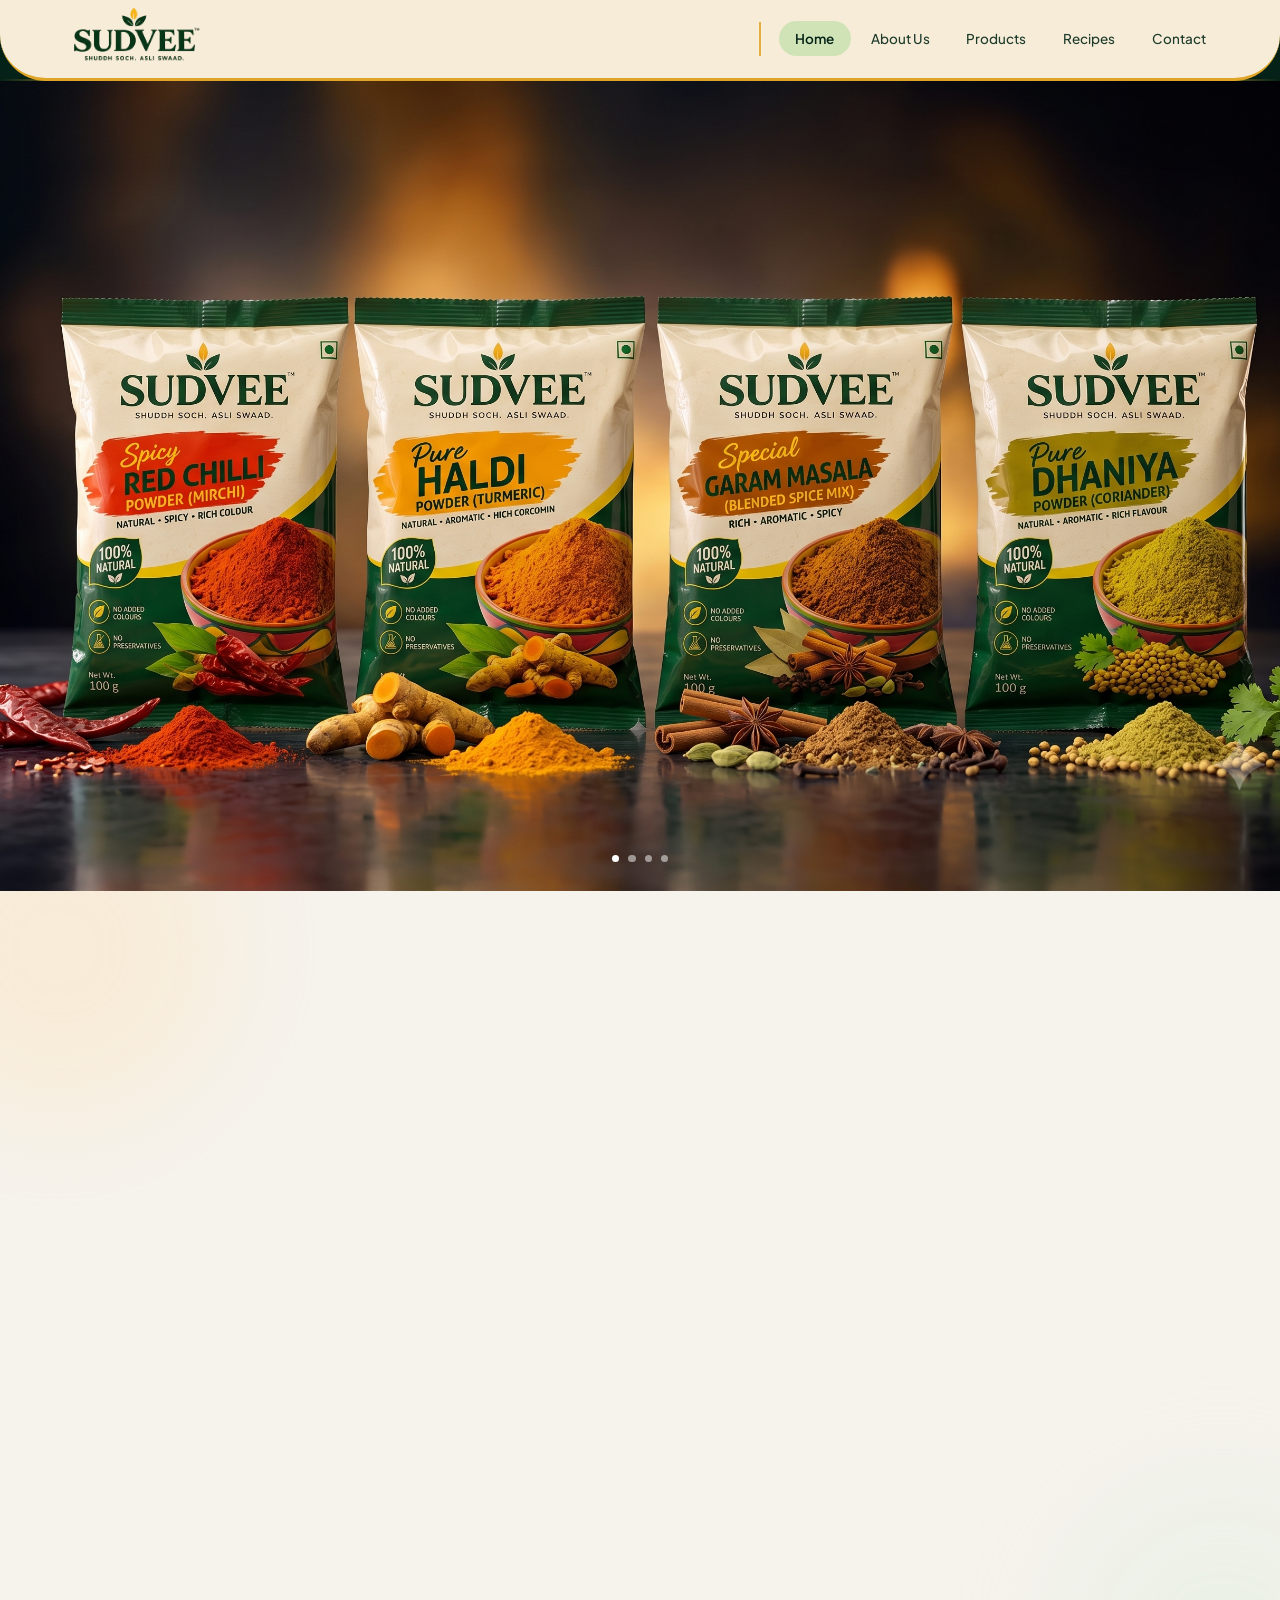
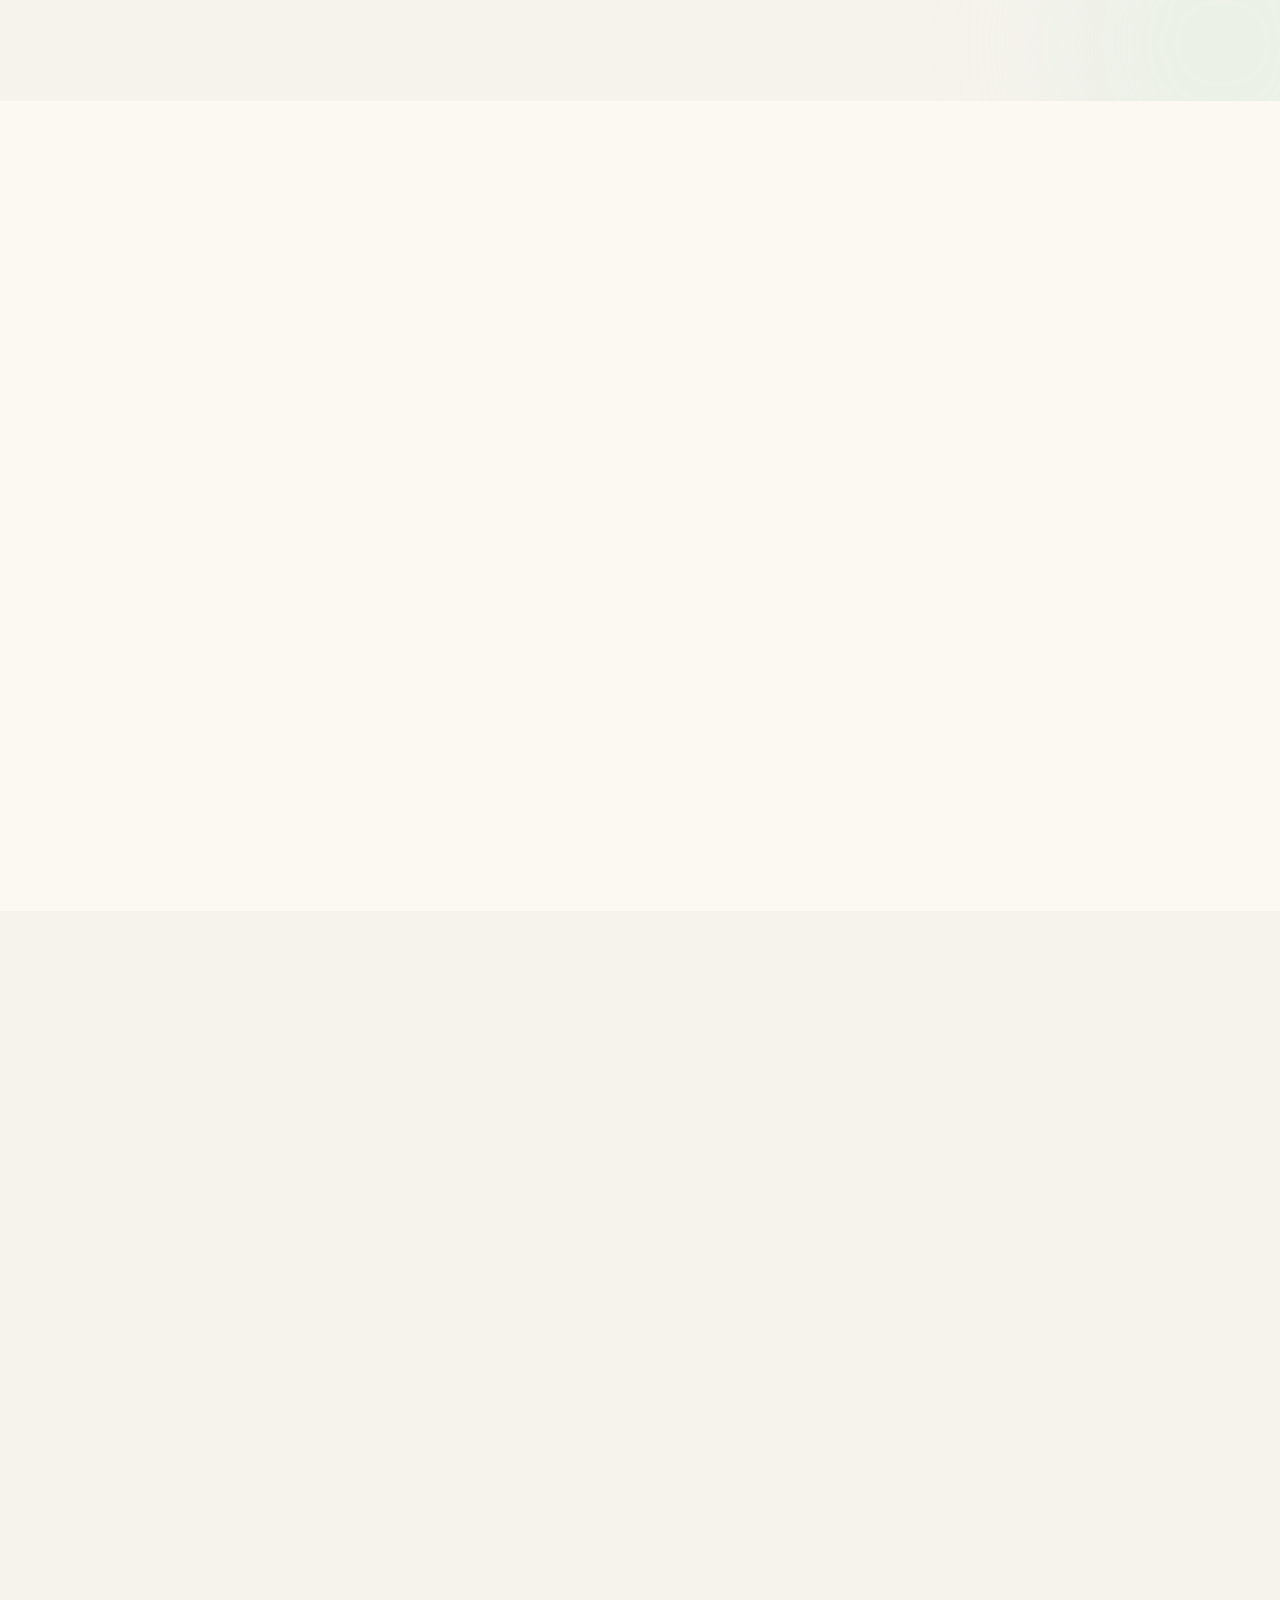
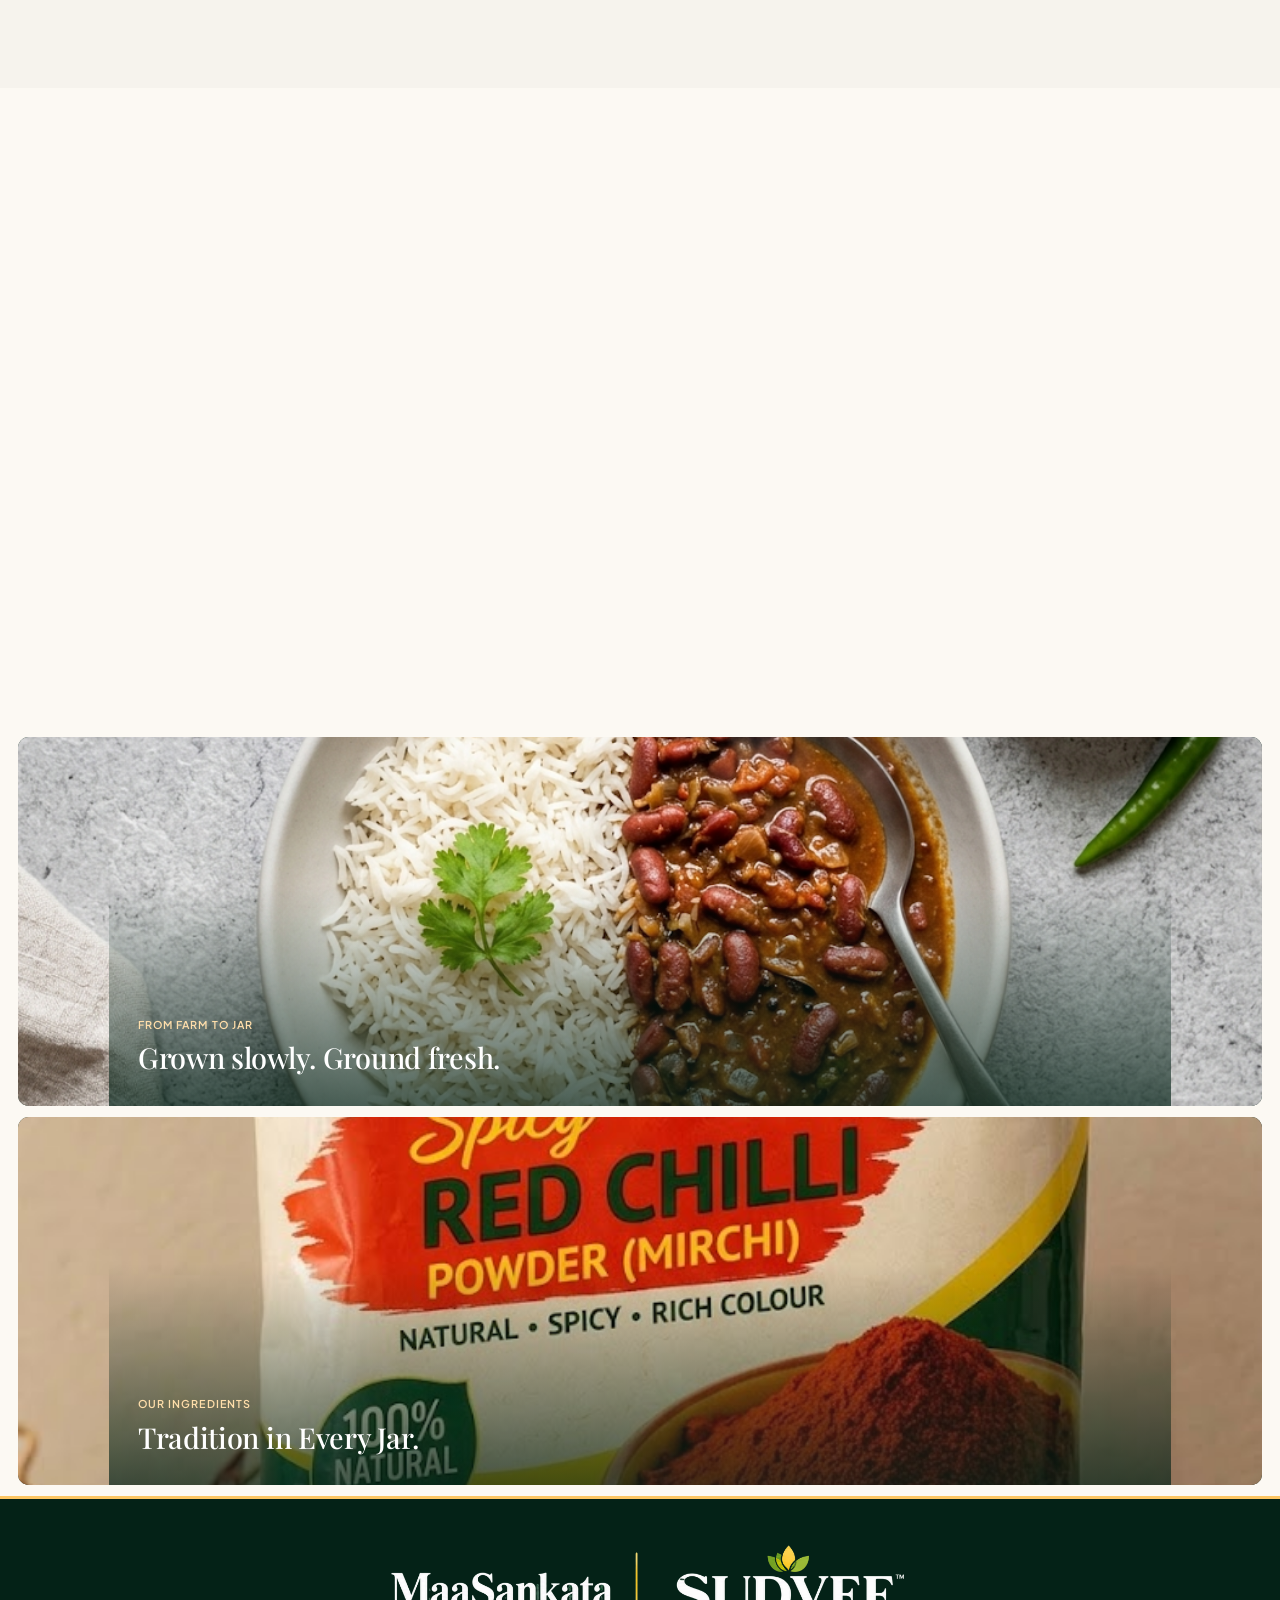
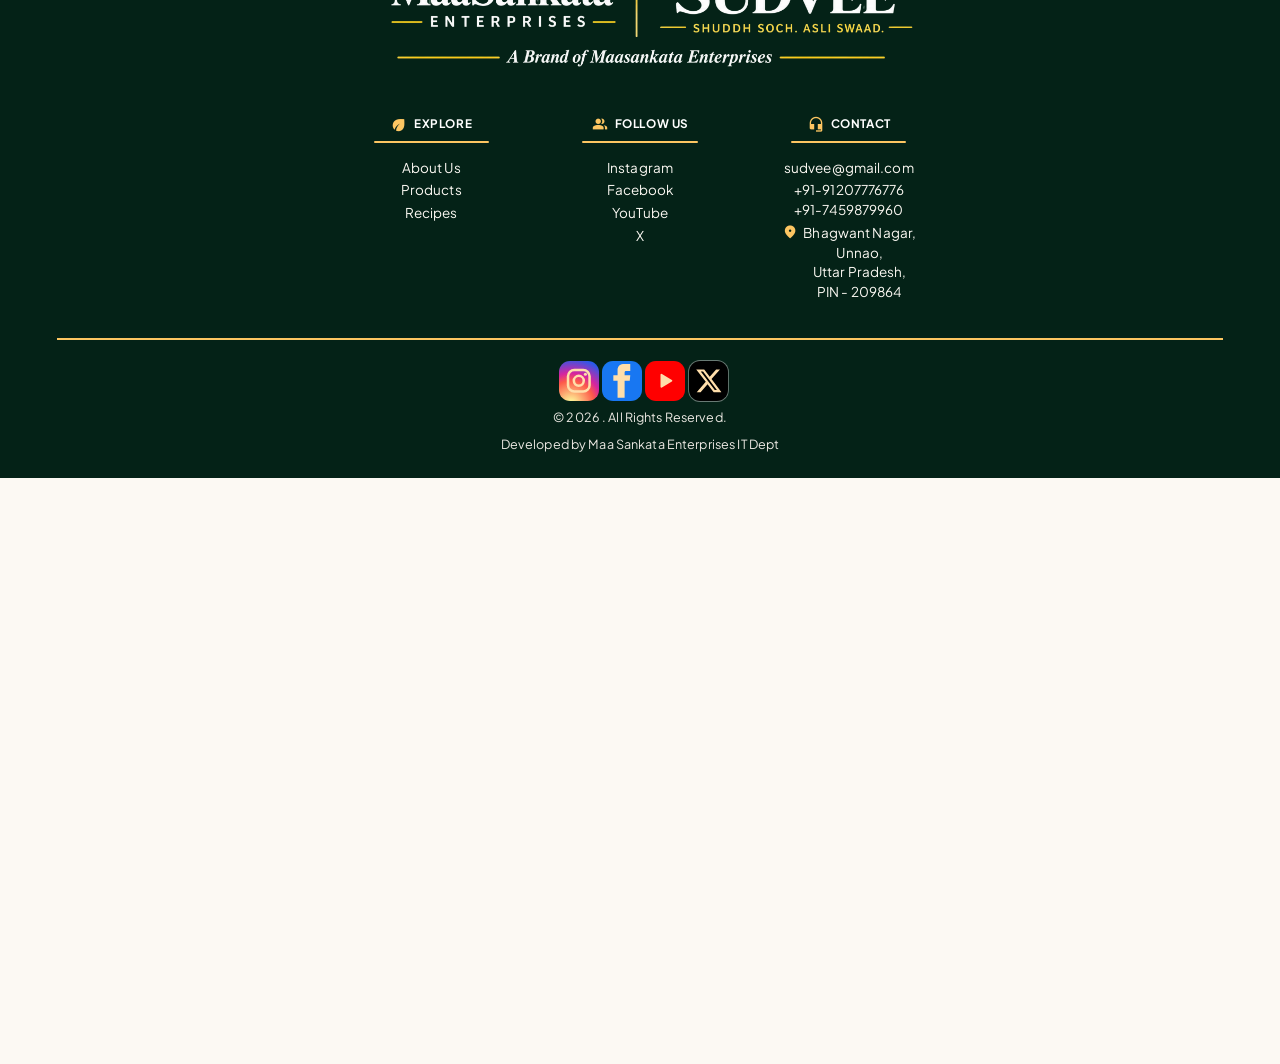
<file: index.html>
<!DOCTYPE html>
<html lang="en">
<head>
<meta charset="utf-8">
<meta name="viewport" content="width=device-width, initial-scale=1">
<title>SUDVEE | Artisanal Indian Pantry</title>
<meta name="description" content="Single-origin spices, stone-ground masalas, slow sauces and ancient-grain noodles.">
<script>document.documentElement.classList.add('js')</script>
<link rel="preconnect" href="https://fonts.googleapis.com"><link rel="preconnect" href="https://fonts.gstatic.com" crossorigin>
<link href="https://fonts.googleapis.com/css2?family=Playfair+Display:ital,wght@0,400..900;1,400..900&family=Plus+Jakarta+Sans:wght@300..800&display=swap" rel="stylesheet">
<link href="https://fonts.googleapis.com/css2?family=Material+Symbols+Outlined:opsz,wght,FILL,GRAD@20..48,100..700,0..1,-50..200&display=block" rel="stylesheet">
<link href="https://fonts.googleapis.com/css2?family=Kaushan+Script&display=swap" rel="stylesheet">
<link rel="stylesheet" href="style.css">
</head>
<body data-page="home">
<a class="skip" href="#main">Skip to content</a>
<header class="site-header" id="site-header"></header>
<main id="main">
  <section class="hero" id="hero" aria-roledescription="carousel" aria-label="Featured collections">
    <div class="hero-slides" id="hero-slides"></div>
    <div class="hero-ctl"><div class="container">
      <div class="dots" id="hero-dots"></div>
    </div></div>
  </section>

  <section class="section section--low story">
    <div class="container reveal">
      <div class="story-intro">
        <!-- <span class="badge badge--soft t-label-sm"><span class="material-symbols-outlined" style="font-size:14px">spa</span>Slow Pantry Philosophy</span> -->
        <h2 class="t-headline-lg story-quote">“Food prepared with reverence, patience, and unadulterated provenance. SUDVEE bridges ancient Indian spice traditions with modern culinary simplicity.”</h2>
        <i class="rule"></i>
        <p class="t-body-lg muted">From sun-warmed Malabar coastlines to the rich volcanic soils of the Deccan plateau, every bottle, blend, and grain honors multi-generational farming wisdom.</p>
      </div>
      <div class="pillars" id="pillars"></div>
    </div>
  </section>


 

  

  <section class="section" id="new-arrivals">
    <div class="container split reveal">
      <div class="split-aside">
        <div class="stack">
          <span class="eyebrow t-label-md">Seasonal Small-Batch</span>
          <h2 class="t-display section-title">NEW<br>ARRIVALS</h2>
          <p class="t-body-md muted">Freshly harvested &amp; small-batch, stone-ground weekly for uncompromised aroma.</p>
        </div>
        <!-- <div class="split-controls">
          <div class="arrows">
            <button class="round round--solid" id="arr-prev" aria-label="Previous products"><span class="material-symbols-outlined" style="font-size:20px">chevron_left</span></button>
            <button class="round round--solid" id="arr-next" aria-label="Next products"><span class="material-symbols-outlined" style="font-size:20px">chevron_right</span></button>
          </div>
          <div class="t-label-md counter"><b id="arr-idx">01</b> / <span id="arr-total">05</span></div>
        </div> -->
        
      </div>
      <div class="split-main"><div class="scroller" id="arrivals"></div></div>
    </div>
  </section>

  <section class="section section--low" id="recipes">
  <div class="container reveal recipes-layout">

    <div class="recipes-aside">
      <div class="recipes-head stack">
        <span class="eyebrow t-label-md" id="rh-eyebrow"></span>
        <h2 class="t-display recipes-title" id="rh-title"></h2>
        <p class="t-body-md muted" id="rh-text"></p>
        <a class="recipes-all" href="recipes.html">View All Recipes <span class="material-symbols-outlined" style="font-size:22px" aria-hidden="true">arrow_right_alt</span></a>
      </div>
      <ol class="recipe-index" id="recipe-index" aria-label="Recipe progress"></ol>
    </div>

    <div class="home-recipes" id="home-recipes"></div>

    <div class="home-recipes-cta">
      <a class="btn btn--dark" href="recipes.html">View All Recipes</a>
    </div>

  </div>
</section>

  <!-- <section class="section section--low" id="recipes">
    <div class="container split reveal">
      <div class="split-aside">
        <div class="stack">
          <span class="eyebrow t-label-md">Slow Culinary Rituals</span>
          <h2 class="t-display section-title">NEW<br>RECIPES</h2>
          <p class="t-body-md muted">Kitchen inspirations &amp; pairing rituals designed around single-origin Indian spices.</p>
        </div>
        <div class="split-controls stack">
          <span class="t-label-sm" style="color:var(--outline);text-transform:uppercase;letter-spacing:.1em">Select Tasting Recipe</span>
          <div class="tabs" id="recipe-tabs" role="tablist"></div>
        </div>
      </div>
      <div class="split-main"><div class="recipe-view" id="recipe-view" role="tabpanel" aria-live="polite"></div></div>
    </div>
  </section> -->



<section class="section about" id="about-stats"></section>

  <section class="feature-banner" id="feature-banner"></section>
  <section class="feature-banner" id="feature-banner-2"></section>
</main>
<footer class="site-footer" id="site-footer"></footer>
<script src="config.js"></script>
<script src="script.js"></script>
</body>
</html>
</file>
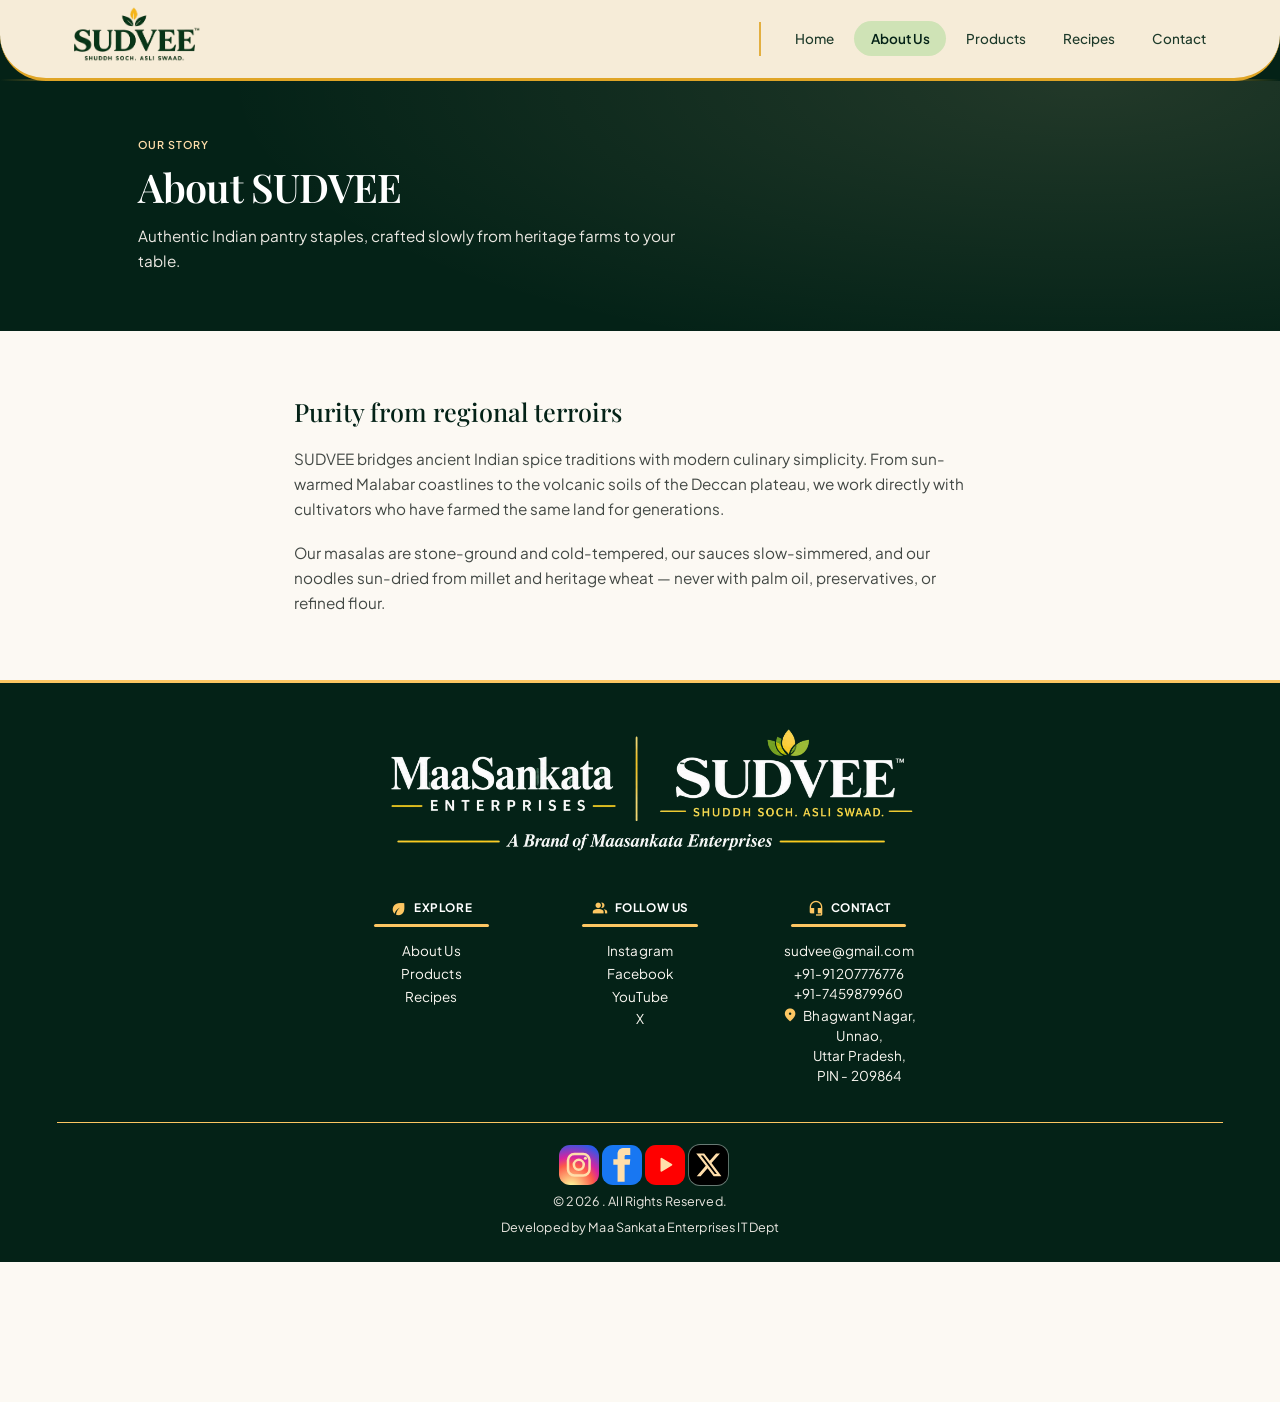
<file: about.html>
<!DOCTYPE html>
<html lang="en">
<head>
<meta charset="utf-8">
<meta name="viewport" content="width=device-width, initial-scale=1">
<title>About Us | SUDVEE</title>
<script>document.documentElement.classList.add('js')</script>
<link rel="preconnect" href="https://fonts.googleapis.com"><link rel="preconnect" href="https://fonts.gstatic.com" crossorigin>
<link href="https://fonts.googleapis.com/css2?family=Playfair+Display:ital,wght@0,400..900;1,400..900&family=Plus+Jakarta+Sans:wght@300..800&display=swap" rel="stylesheet">
<link href="https://fonts.googleapis.com/css2?family=Material+Symbols+Outlined:opsz,wght,FILL,GRAD@20..48,100..700,0..1,-50..200&display=block" rel="stylesheet">
<link rel="stylesheet" href="style.css">
</head>
<body data-page="about">
<a class="skip" href="#main">Skip to content</a>
<header class="site-header" id="site-header"></header>
<main id="main">
  <section class="page-hero"><div class="container reveal">
    <span class="eyebrow eyebrow--light t-label-md">Our Story</span>
    <h1 class="t-display">About SUDVEE</h1>
    <p class="t-body-lg">Authentic Indian pantry staples, crafted slowly from heritage farms to your table.</p>
  </div></section>
  <section class="section">
    <div class="container reveal prose">
      <h2 class="t-headline-md" style="color:var(--primary)">Purity from regional terroirs</h2>
      <p class="t-body-lg muted">SUDVEE bridges ancient Indian spice traditions with modern culinary simplicity. From sun-warmed Malabar coastlines to the volcanic soils of the Deccan plateau, we work directly with cultivators who have farmed the same land for generations.</p>
      <p class="t-body-lg muted">Our masalas are stone-ground and cold-tempered, our sauces slow-simmered, and our noodles sun-dried from millet and heritage wheat — never with palm oil, preservatives, or refined flour.</p>
    </div>
  </section>
 
</main>
<footer class="site-footer" id="site-footer"></footer>
<script src="config.js"></script>
<script src="script.js"></script>
</body>
</html>
</file>
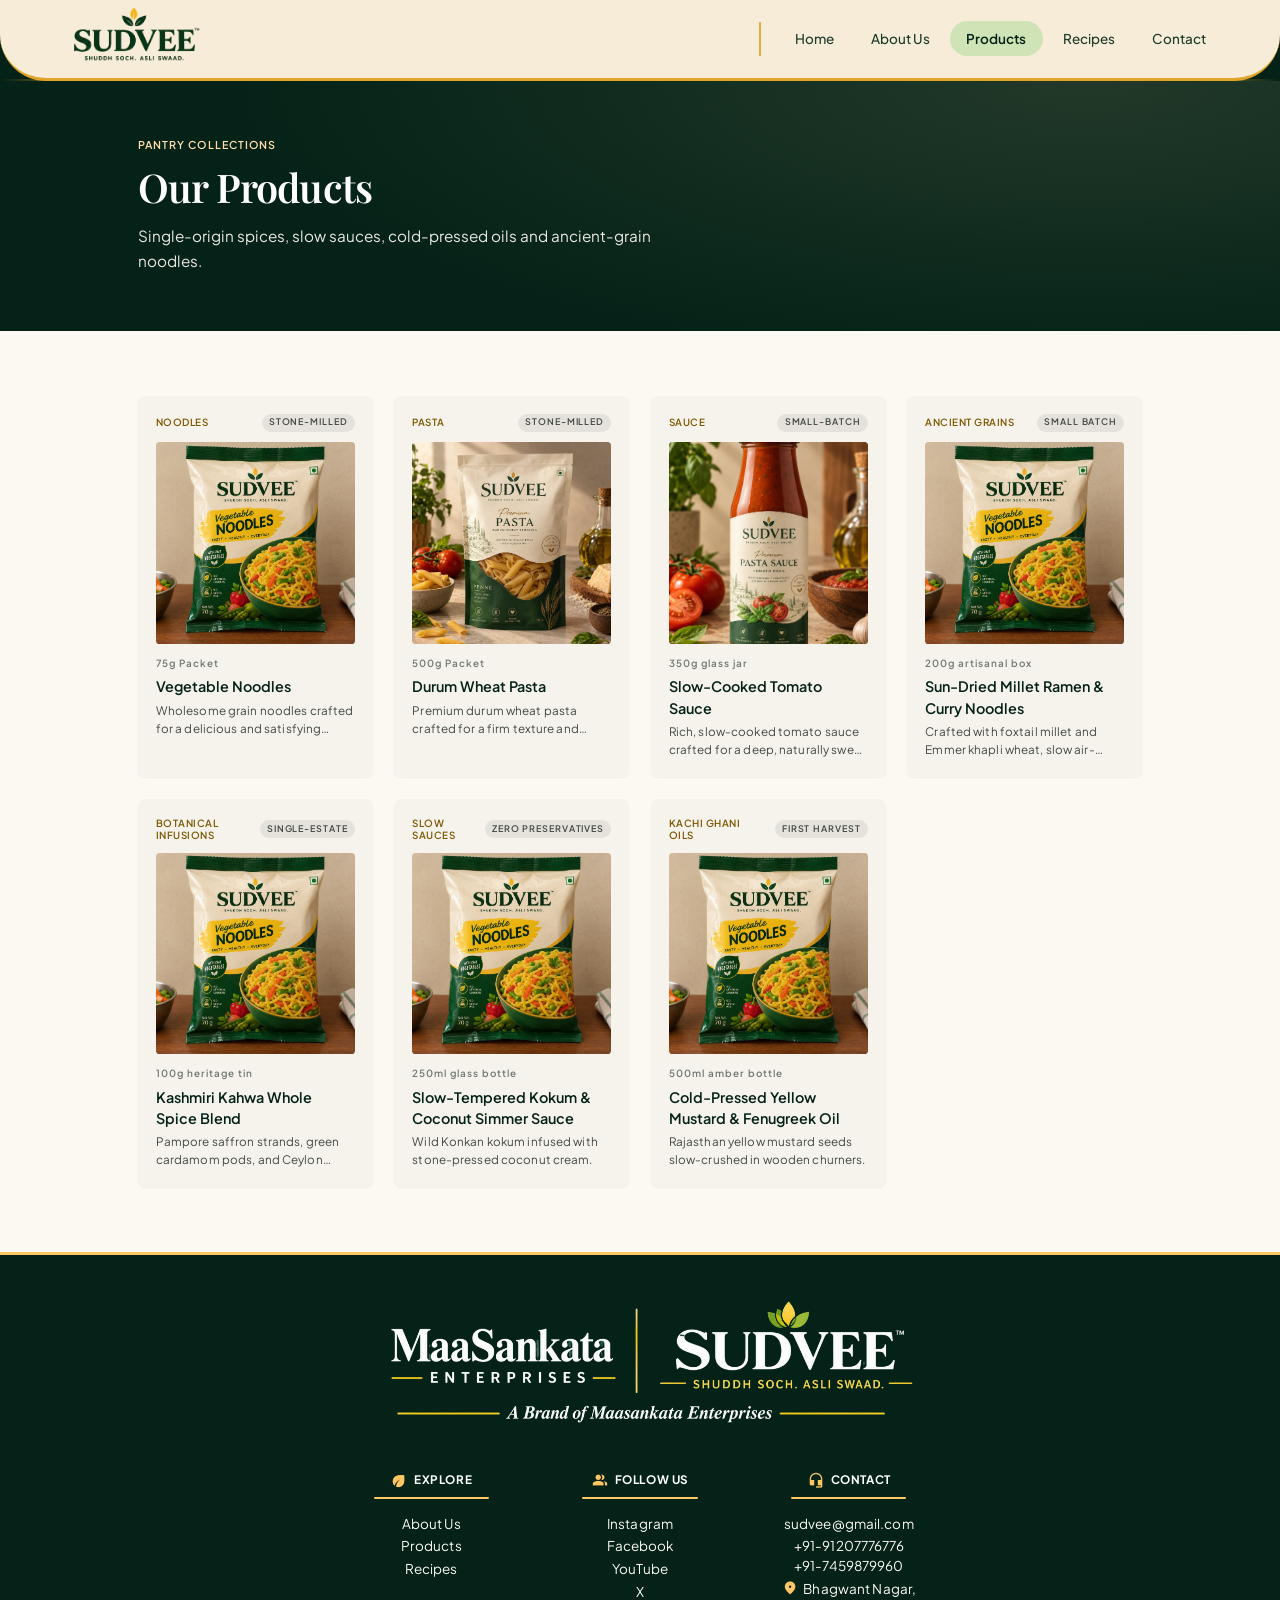
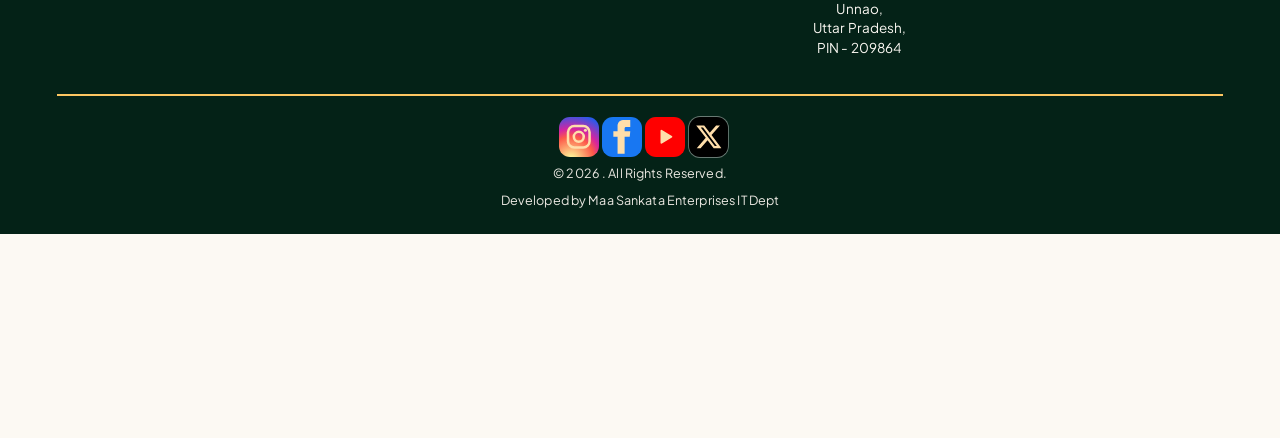
<file: products.html>
<!DOCTYPE html>
<html lang="en">
<head>
<meta charset="utf-8">
<meta name="viewport" content="width=device-width, initial-scale=1">
<title>Products | SUDVEE</title>
<script>document.documentElement.classList.add('js')</script>
<link rel="preconnect" href="https://fonts.googleapis.com"><link rel="preconnect" href="https://fonts.gstatic.com" crossorigin>
<link href="https://fonts.googleapis.com/css2?family=Playfair+Display:ital,wght@0,400..900;1,400..900&family=Plus+Jakarta+Sans:wght@300..800&display=swap" rel="stylesheet">
<link href="https://fonts.googleapis.com/css2?family=Material+Symbols+Outlined:opsz,wght,FILL,GRAD@20..48,100..700,0..1,-50..200&display=block" rel="stylesheet">
<link rel="stylesheet" href="style.css">
</head>
<body data-page="products">
<a class="skip" href="#main">Skip to content</a>
<header class="site-header" id="site-header"></header>
<main id="main">
  <section class="page-hero"><div class="container reveal">
    <span class="eyebrow eyebrow--light t-label-md">Pantry Collections</span>
    <h1 class="t-display">Our Products</h1>
    <p class="t-body-lg">Single-origin spices, slow sauces, cold-pressed oils and ancient-grain noodles.</p>
  </div></section>
  <section class="section"><div class="container"><div class="grid-products" id="products-grid"></div></div></section>
</main>
<footer class="site-footer" id="site-footer"></footer>
<script src="config.js"></script>
<script src="script.js"></script>
</body>
</html>
</file>
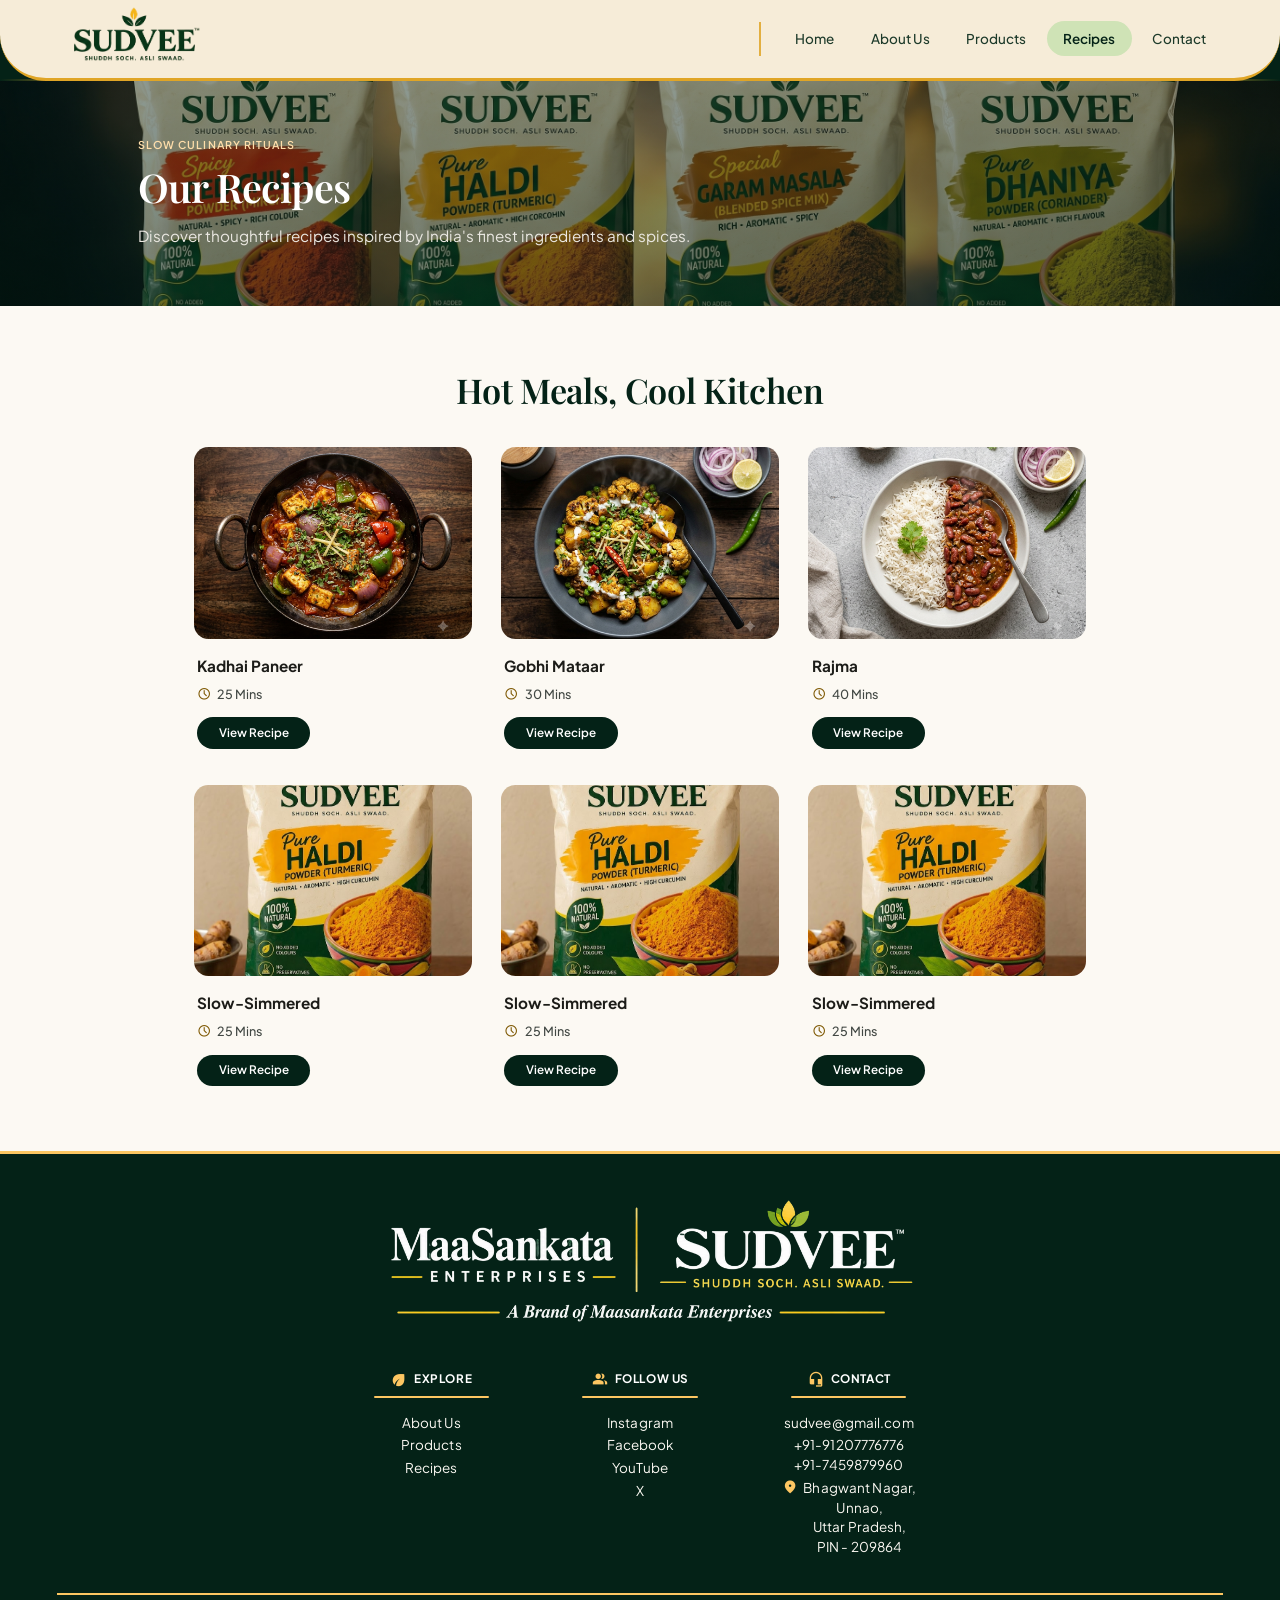
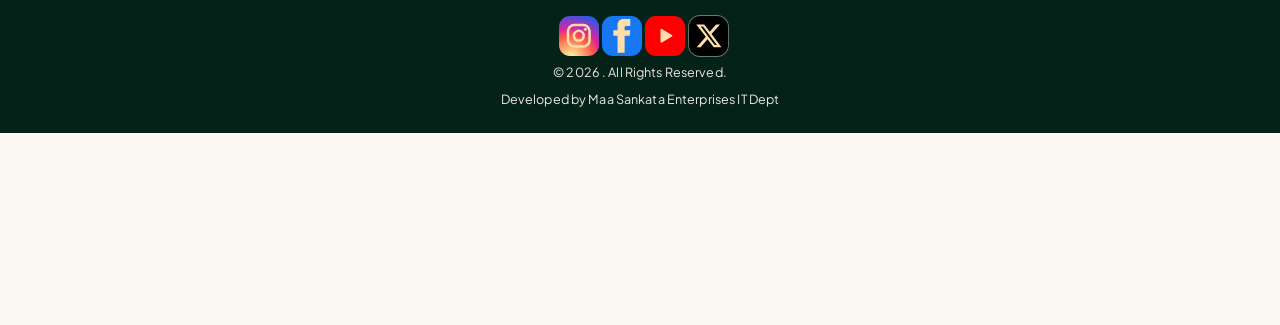
<file: recipes.html>
<!DOCTYPE html>

<html lang="en">
<head>
<meta charset="utf-8">
<meta name="viewport" content="width=device-width, initial-scale=1">
<title>Recipes | SUDVEE</title>
<script>document.documentElement.classList.add('js')</script>
<link rel="preconnect" href="https://fonts.googleapis.com">
<link rel="preconnect" href="https://fonts.gstatic.com" crossorigin>
<link href="https://fonts.googleapis.com/css2?family=Playfair+Display:ital,wght@0,400..900;1,400..900&family=Plus+Jakarta+Sans:wght@300..800&display=swap" rel="stylesheet">
<link href="https://fonts.googleapis.com/css2?family=Material+Symbols+Outlined:opsz,wght,FILL,GRAD@20..48,100..700,0..1,-50..200&display=block" rel="stylesheet">
<link rel="stylesheet" href="style.css">
</head>
<body data-page="recipes">
<a class="skip" href="#main">Skip to content</a>

<header class="site-header" id="site-header"></header>

<main id="main">
  <section class="page-hero">
    <div class="container reveal">
      <span class="eyebrow eyebrow--light t-label-md">Slow Culinary Rituals</span>
      <h1 class="t-display">Our Recipes</h1>
      <p class="t-body-lg">Discover thoughtful recipes inspired by India's finest ingredients and spices.</p>
    </div>
  </section>

    <section class="section" id="recipes-list">
    <div class="container">
      <div id="recipes-grid"></div>
    </div>
  </section>

  <div id="recipe-detail" hidden></div>
 
</main>

<footer class="site-footer" id="site-footer"></footer>

<script src="config.js"></script>

<script src="script.js"></script>

</body>
</html>
</file>
<file: style.css>
/* SUDVEE – style.css
   1 Tokens · 2 Base · 3 Type · 4 Shared UI · 5 Header/Drawer · 6 Hero · 7 Home sections
   8 Cards/Recipes · 9 Inner pages · 10 Footer · 11 Motion */

/* BREAKPOINTS used everywhere:  640 (large phone)  /  768 (tablet)  /  1024 (laptop)  /  1440 (large desktop)
   max-width:767px and max-width:1023px are simply 'below 768' and 'below 1024'. */

/* 1 TOKENS (same values as the Stitch Tailwind config) */
@media(min-width:1024px){html{zoom:.9}}
:root{
  --primary:#042217;--pc:#1b382b;--sec:#7d5700;--secf:#ffdeaa;--secc:#fdc662;--onsecf:#271900;
  --bg:#fcf9f3;--low:#f6f3ed;--cont:#f0eee8;--high:#ebe8e2;--highest:#e5e2dc;
  --on:#1c1c18;--onv:#424844;--outline:#727974;--p-rgb:4 34 23;
  --serif:"Playfair Display",Georgia,serif;--sans:"Plus Jakarta Sans",system-ui,sans-serif;
  --r:.125rem;--rl:.25rem;--rxl:.5rem;--rf:.75rem;
  --fs-d:30px;--lh-d:38px;--fs-h:24px;--lh-h:32px;
  --sh-sm:0 1px 2px rgba(0,0,0,.05);--sh-md:0 4px 6px -1px rgba(0,0,0,.1),0 2px 4px -2px rgba(0,0,0,.1);
}
@media(min-width:768px){:root{--fs-d:44px;--lh-d:54px;--fs-h:32px;--lh-h:42px}}
:root{--header-h:5.5rem}                                   /* header height: phone + tablet */
@media(min-width:1024px){:root{--header-h:clamp(5rem,7vw,6.5rem)}}   /* laptop + desktop */

/* 2 BASE */
*,*::before,*::after{box-sizing:border-box}
html{scroll-behavior:smooth;
    scroll-padding-top:5rem;
    -webkit-text-size-adjust:100%;
    overflow-x:hidden}
body{margin:0;background:var(--bg);color:var(--on);font:400 15px/24px var(--sans);-webkit-font-smoothing:antialiased;overflow-x:clip}
img{display:block;max-width:100%}
a{color:inherit;text-decoration:none}
h1,h2,h3,p,ul{margin:0}ul{padding:0;list-style:none}
button{font:inherit;color:inherit;background:none;border:0;cursor:pointer;padding:0}
.material-symbols-outlined{width:1em;height:1em;overflow:hidden;display:inline-block;line-height:1;flex:none}
:focus-visible{outline:2px solid var(--sec);outline-offset:2px}
.skip{position:absolute;left:-999px;top:0;background:var(--primary);color:#fff;padding:.5rem 1rem;z-index:100}.skip:focus{left:0}
.container{width:100%;max-width:1180px;margin-inline:auto;padding-inline:1.25rem}
@media(min-width:1024px){.container{padding-inline:2rem}}
.section{padding-block:2.5rem}.section--low{background:var(--low)}
@media(min-width:1024px){.section{padding-block:4.5rem}}
.muted{color:var(--onv)}.stack{display:flex;flex-direction:column;gap:.75rem}

/* 3 TYPE SCALE */
.t-display{font:600 var(--fs-d)/var(--lh-d) var(--serif);letter-spacing:-.02em}
.t-headline-lg{font:500 var(--fs-h)/var(--lh-h) var(--serif);letter-spacing:-.01em}
.t-headline-md{font:500 28px/36px var(--serif)}
.t-headline-sm{font:500 22px/30px var(--serif)}
.t-title-lg{font:600 18px/26px var(--sans);letter-spacing:-.01em}
.t-title-md{font:600 16px/24px var(--sans)}
.t-body-lg{font:400 17px/28px var(--sans)}
.t-body-md{font:400 15px/24px var(--sans)}
.t-body-sm{font:400 13px/20px var(--sans);letter-spacing:.01em}
.t-label-md{font:600 12px/16px var(--sans);letter-spacing:.08em}
.t-label-sm{font:600 11px/14px var(--sans);letter-spacing:.1em}
.eyebrow{color:var(--sec);text-transform:uppercase;letter-spacing:.1em}.eyebrow--light{color:var(--secf)}
.section-title{color:var(--primary);font-weight:700;letter-spacing:-.025em;text-transform:uppercase;line-height:.95}

/* 4 SHARED UI */
.btn{display:inline-flex;align-items:center;justify-content:center;gap:.5rem;font:600 12px/16px var(--sans);text-transform:uppercase;letter-spacing:.05em;border-radius:var(--r);padding:.75rem 1.5rem;transition:background .2s,color .2s}
.btn--dark{background:var(--primary);color:#fff}.btn--dark:hover{background:var(--pc)}
.btn--sm{font-size:11px;padding:.5rem 1rem}

.no-img{background:linear-gradient(135deg,var(--pc),var(--primary))}
.no-img::before{content:"image";font-family:"Material Symbols Outlined";font-size:40px;color:rgb(255 255 255/.25);position:absolute;inset:0;display:grid;place-items:center;overflow:hidden}

/* 5 HEADER + MOBILE DRAWER */
.site-header{
    position:sticky;
    top:0;
    z-index:50;
    background:rgb(var(--p-rgb));          /* dark green visible behind the curved corners */
}

/* thin gold line across the full width at the very bottom */
.site-header::after{
    content:"";
    position:absolute;
    left:0;right:0;bottom:0;
    height:2px;
    background:linear-gradient(90deg,transparent,#e0a526 10%,#e0a526 90%,transparent);
    pointer-events:none;
}

/* cream bar with curved bottom corners + gold edge */
.site-header .container{
    width:100%;
    max-width:100%;
    height:var(--header-h);
    padding-inline:clamp(1.25rem,5vw,5rem);
    box-sizing:border-box;

    display:flex;
    align-items:center;
    justify-content:flex-start;
    gap:.25rem;

    background:#f6ecd8;
    border-bottom:4px solid #e0a526;
    border-radius:0 0 clamp(1.75rem,4vw,3.5rem) clamp(1.75rem,4vw,3.5rem);
    transition:box-shadow .3s;
}
.site-header.scrolled .container{box-shadow:0 10px 22px -10px rgba(0,0,0,.45)}

.brand{
    display:flex;
    align-items:center;
    gap:.75rem;
    min-width:0;
}

.brand-logo {
    flex: 0 0 auto;
}
/* logo always fits inside the cream bar (bar height minus 1rem breathing room) */
.site-header .brand-logo {
    width: 11rem;
    height: calc(var(--header-h) - 1rem);
}

.brand-logo img {
    display: block;
    width: 100%;
    height: 100%;
    object-fit: contain;
    object-position: center;
}

/* nav: gold divider + pill links */
.nav{
    display:none;
    align-items:center;
    gap:.25rem;
    margin-left:auto;
}
.nav::before{
    content:"";
    width:2px;
    height:2.4rem;
    margin-right:1rem;
    background:#e0a526;
    opacity:.85;
}
.nav a{
    font:500 15px/20px var(--sans);
    text-transform:none;
    letter-spacing:0;
    color:#1d3a2a;
    padding:.6rem 1.15rem;
    border-radius:999px;
    transition:background .2s,color .2s;
}
.nav a:hover{background:rgb(207 227 182/.55);color:var(--primary)}
.nav a.active{color:var(--primary);font-weight:600;background:#cfe3b6}

.actions{
    display:flex;
    align-items:center;
    gap:0;
}

/* Contact button looks like a normal nav link */
.actions .btn--contact{
    display:none;
    background:transparent;
    color:#1d3a2a;
    font:500 15px/20px var(--sans);
    text-transform:none;
    letter-spacing:0;
    padding:.6rem 1.15rem;
    border-radius:999px;
}
.actions .btn--contact:hover{background:rgb(207 227 182/.55);color:var(--primary)}

.menu-btn{font-size:26px;color:var(--primary);padding:.25rem;display:grid}

@media(min-width:1024px){
    .nav{display:flex}
    .menu-btn{display:none}
    .actions .btn--contact{display:inline-flex}
}

@media(max-width:1023px){
    .site-header .container{
        justify-content:space-between;
    }
    .menu-btn{
        display:grid;
        margin-left:auto;
    }
}

/* ---------- MOBILE DRAWER ---------- */
.backdrop{position:fixed;inset:0;z-index:60;background:rgb(var(--p-rgb)/.4);backdrop-filter:blur(4px);opacity:0;visibility:hidden;transition:opacity .3s,visibility .3s}

.backdrop.open{opacity:1;visibility:visible}

.drawer{
    position:fixed;
    top:0;
    right:0;
    z-index:70;
    width:16rem;
    max-width:85vw;
    height:100%;
    background:var(--low);
    padding:1rem;
    display:flex;
    flex-direction:column;
    transform:translateX(100%);
    visibility:hidden;
    transition:transform .3s ease-in-out,visibility .3s;
    overflow-y:auto;
}

.drawer.open{transform:none;visibility:visible}

/* top strip of the drawer matches the header */
.drawer-top{
    height:5.5rem;
    margin:-1rem -1rem 0;                 /* cancel the drawer padding so the strip touches the edges */
    padding-inline:1rem;
    box-sizing:border-box;
    display:flex;
    align-items:center;
    justify-content:space-between;
    flex-shrink:0;
    background:#f6ecd8;
    border-bottom:4px solid #e0a526;
    border-radius:0 0 1.75rem 1.75rem;
}

.drawer .brand-logo{
    width:10rem;
    height:4.5rem;            /* drawer-top is 5.5rem tall */
}

.drawer nav{display:flex;flex-direction:column;gap:.5rem;padding-block:1.25rem}
.drawer nav a{
    font:500 16px/24px var(--sans);
    color:#1d3a2a;
    padding:.6rem 1rem;
    border-radius:999px;
}
.drawer nav a.active{color:var(--primary);font-weight:600;background:#cfe3b6}
.drawer-foot{margin-top:auto;padding-top:3rem;display:flex;flex-direction:column;gap:.75rem;color:var(--onv)}
body.menu-open{overflow:hidden}

/* 6 HERO */

.hero{position:relative;
    display:grid;
    height: clamp(26rem, 91svh, 50rem);
    background:var(--primary);
    overflow:hidden;
    touch-action:pan-y}

@media(min-width:1024px){
    .hero{height:clamp(24rem,100svh,80rem)}
}
.hero-slides{display:grid}
.slide{grid-area:1/1;position:relative;display:flex;opacity:0;visibility:hidden;transition:opacity .7s ease-in-out,visibility 0s .7s}
.slide.on{opacity:1;visibility:visible;z-index:1;transition-delay:0s}
.slide-media{position:absolute;inset:0;background:linear-gradient(135deg,var(--pc),var(--primary));overflow:hidden}

.slide-media img{
    width:100%;
    height:100%;
    object-fit:cover;
    transform:scale(1.06);
    transition:transform 6s ease-out}

.slide.on .slide-media img{transform:none}

.hero-ctl{position:absolute;inset:auto 0 2rem;z-index:5;pointer-events:none}
.hero-ctl .container{display:flex;flex-direction:column;align-items:center;justify-content:center}
.dots{pointer-events:auto}

/* 7 HOME SECTIONS */
.story{position:relative;overflow:hidden}
.story::before,.story::after{content:"";position:absolute;width:24rem;height:24rem;border-radius:50%;filter:blur(64px);pointer-events:none}
.story::before{top:-8rem;left:-8rem;background:rgb(255 222 170/.3)}.story::after{bottom:-8rem;right:-8rem;background:rgb(201 234 215/.2)}
.story .container{position:relative;z-index:1;display:flex;flex-direction:column;gap:3rem}
.story-intro{max-width:56rem;margin-inline:auto;text-align:center;display:flex;flex-direction:column;align-items:center;gap:1.5rem}
.story-quote{color:var(--primary);font-style:italic;font-weight:400;line-height:1.625;text-wrap:balance}
.rule{width:4rem;height:2px;background:rgb(125 87 0/.4);border-radius:var(--rf)}
.story-intro p{max-width:42rem}

.pillars{display:grid;
    gap:1.5rem;
    grid-template-columns:minmax(0,1fr)}

@media(min-width:768px){.pillars{
    grid-template-columns:repeat(3,minmax(0,1fr))}}

.pillar{
    background:var(--bg);
    padding:1.5rem;
    border-radius:30px;
    display:flex;
    flex-direction:column;
    gap:.75rem;
    box-shadow:var(--sh-sm);
    transition:box-shadow .2s,transform .2s}
.pillar:hover{box-shadow:var(--sh-md);transform:translateY(-2px)}
.pillar .ico{width:2.5rem;height:2.5rem;border-radius:var(--rf);background:var(--pc);color:var(--secf);display:grid;place-items:center}
.pillar h3{color:var(--primary)}.pillar p{color:var(--onv);line-height:1.625}

.feature-banner {
    position: relative;
    background: linear-gradient(135deg, var(--pc), var(--primary));
    overflow: hidden;
    margin-left: 20px;
    margin-right: 20px;
    border-radius: 12px;
    margin-bottom: 12px;
}

.feature-banner:empty {
    display: none;
}

/* Slides */
.feature-banner .feature-slide {
    position: absolute;
    inset: 0;
    opacity: 0;
    visibility: hidden;
    transform: translateX(100%);
    transition: transform .8s ease, opacity .8s ease;
}

.feature-banner .feature-slide.active {
    opacity: 1;
    visibility: visible;
    transform: translateX(0);
    z-index: 1;
}

/* Exit animation */
.feature-banner .feature-slide.exit-left {
    opacity: 0;
    visibility: visible;
    transform: translateX(-100%);
    z-index: 2;
}

.feature-banner .feature-slide.exit-right {
    opacity: 0;
    visibility: visible;
    transform: translateX(100%);
    z-index: 2;
}

/* Images */
.feature-banner .feature-slide img {
    position: absolute;
    inset: 0;
    width: 100%;
    height: 100%;
    object-fit: cover;
}

/* Text overlay */
.feature-banner .feature-slide .cap {
    position: relative;
    z-index: 1;
    height: 100%;
    display: flex;
    flex-direction: column;
    justify-content: flex-end;
    gap: .5rem;
    padding-bottom: 2rem;
    color: #fff;
    background: linear-gradient(
        to top,
        rgb(var(--p-rgb)/.7),
        transparent 60%
    );
}

@media(max-width:767px) {
    .feature-banner {
     margin-left: 12px;
     margin-right: 12px;
     border-radius: 10px;
     margin-bottom: 12px;
    }

    .feature-banner .feature-slide .cap {
        padding: 1rem;
        padding-bottom: 1.5rem;
    }
}

.split{display:grid;gap:2rem;align-items:start;grid-template-columns:minmax(0,1fr)}
.split-aside{display:flex;flex-direction:column;justify-content:space-between;align-self:stretch;min-width:0}
.split-main{min-width:0}
@media(min-width:1024px){
  .split{grid-template-columns:repeat(12,minmax(0,1fr))}
  .split-aside{grid-column:span 4;padding-right:2rem}.split-main{grid-column:span 8}
}
.scroller{
    display:flex;
    gap:1.5rem;
    overflow-x:auto;
    padding-block:.5rem 1.5rem;
    scroll-snap-type:none;
    scroll-behavior:auto;
    scrollbar-width:none;
    -webkit-overflow-scrolling:touch;
    /* border-radius:1rem; */
}
.scroller::-webkit-scrollbar{display:none}

/* 8 PRODUCT CARDS */

.card{background:var(--low);border-radius:var(--rxl);padding:1.25rem;display:flex;flex-direction:column;justify-content:space-between;box-shadow:var(--sh-sm);transition:box-shadow .2s,transform .2s;min-width:0}
.card:hover{box-shadow:var(--sh-md);transform:translateY(-3px)}
  .scroller .card{
    flex:0 0 320px;
    scroll-snap-align: start;
    align-self:flex-start;
    aspect-ratio:4/5;
    padding:0;
    border-radius:.75rem;
    overflow:hidden;
    position:relative;
    display:block;
    background:var(--cont)}

@media(min-width:640px){.scroller .card{flex-basis:260px;border-radius:1rem;}}
.card-top{display:flex;align-items:center;justify-content:space-between;gap:.5rem}
.card-top .t-label-sm:first-child{color:var(--sec);text-transform:uppercase;letter-spacing:.05em}
.chip{padding:.125rem .5rem;border-radius:var(--rf);background:var(--highest);color:var(--onv);font:600 10px/16px var(--sans);letter-spacing:.1em;text-transform:uppercase;white-space:nowrap}

.card-img{
    position:relative;
    height:14rem;
    margin-block:.75rem .5rem;
    border-radius:var(--rl);
    overflow:hidden;
    background:var(--cont)}

  .card-img img,.scroller .card>img{width:100%;height:100%;object-fit:cover;transition:transform .3s}

.card:hover .card-img img{transform:scale(1.05)}
.card h3{color:var(--primary);margin-top:.25rem;display:-webkit-box;-webkit-line-clamp:2;-webkit-box-orient:vertical;overflow:hidden}
.card p{color:var(--onv);margin-top:.25rem;display:-webkit-box;-webkit-line-clamp:2;-webkit-box-orient:vertical;overflow:hidden}
.card .size{color:var(--outline)}

/* 9 INNER PAGES */
.page-hero{background:var(--primary) radial-gradient(60rem 20rem at 85% 0,rgb(255 222 170/.12),transparent);color:#fff;padding-block:3rem}
@media(min-width:1024px){.page-hero{padding-block:4rem}}
.page-hero .container{display:flex;flex-direction:column;gap:.75rem}
.page-hero p{max-width:40rem;color:var(--high)}
.prose{max-width:52rem;display:flex;flex-direction:column;gap:1.25rem}
.grid-products{display:grid;gap:1.5rem;grid-template-columns:repeat(auto-fill,minmax(min(100%,230px),1fr))}
.grid-products .card{animation:rise .5s both}
@keyframes rise{from{opacity:0;transform:translateY(12px)}}

/* 10 FOOTER */
.site-footer{background:var(--primary);color:var(--bg)}
.footer-grid{display:grid}
.footer-grid h3{text-transform:uppercase}
.socials{display:flex;gap:1rem}
.socials a{width:2.25rem;height:2.25rem;border-radius:var(--rf);background:var(--pc);color:var(--secf);display:grid;place-items:center;transition:.2s}
.socials a:hover{background:var(--sec);color:#fff}
.legal{color:var(--high)}
.legal a{text-decoration:underline}

/* 11 MOTION */
.js .reveal{opacity:0;transform:translateY(18px);transition:opacity .7s ease,transform .7s ease}
.js .reveal.in{opacity:1;transform:none}
@media(prefers-reduced-motion:reduce){
  *,*::before,*::after{animation-duration:.001ms!important;transition-duration:.001ms!important;scroll-behavior:auto!important}
  .js .reveal{opacity:1;transform:none}
}
/* dots  */
.dots{
    display:flex;
    align-items:center;
    justify-content:center;
    gap:10px;
}

.dot{
    width:8px;
    height:8px;
    padding:0;
    border:0;
    border-radius:50%;
    background:rgba(255,255,255,.5);
    cursor:pointer;
}

.dot.on{
    background:#fff;
}

.hero-ctl{
    width:100%;
}

/* ===== Home recipes ===== */
.recipes-layout{display:grid;gap:2rem;grid-template-columns:minmax(0,1fr)}
.recipes-aside{display:flex;flex-direction:column;gap:2rem}
.recipes-title{font-size:clamp(32px,3.4vw,52px);line-height:1.1;letter-spacing:-.02em;color:var(--primary)}
.recipes-title em{font-style:normal;color:var(--sec)}
.recipes-all,.recipe-index{display:none}

/* Phone + tablet: phone photo wala design */
.home-recipes{display:grid;gap:1.5rem;grid-template-columns:minmax(0,1fr)}
@media(min-width:640px){.home-recipes{grid-template-columns:repeat(2,minmax(0,1fr))}}
.home-recipe{
    position:relative;
    display:block;
    aspect-ratio:1/1;
    border-radius:.75rem;
    overflow:hidden;
    background:var(--cont)}
.home-recipe img{width:100%;height:100%;object-fit:cover;transition:transform .5s ease}
.home-recipe:hover img{transform:scale(1.05)}
.home-recipe-cap{position:absolute;inset:auto 0 0;padding:4rem 1.5rem 1.5rem;color:#fff;background:linear-gradient(to top,rgb(0 0 0/.85),transparent);display:flex;flex-direction:column;gap:.5rem}
.home-recipe-cap h3{font-weight:500;color:#fff;margin:0}
.home-recipe-link{display:inline-flex;align-items:center;gap:.5rem;font:500 14px/20px var(--sans);letter-spacing:.08em}
.home-recipes-cta{display:flex;justify-content:center;margin-top:.5rem}
@media(max-width:1023px){
  .home-recipe.m-hide{display:none}

  /* green section + light text (phone/tablet only) */
  #recipes.section--low{background:var(--pc)}
  #recipes .eyebrow{color:var(--secc)}
  #recipes .recipes-title{color:#fff}
  #recipes .recipes-title em{color:var(--secc)}
  #recipes .muted{color:rgb(255 255 255/.8)}
  #recipes .home-recipes-cta .btn--dark{background:var(--secf);color:var(--primary)}
}

/* Laptop + desktop: nayi photo wala design */
@media(min-width:1024px){
  .recipes-layout{grid-template-columns:5fr 7fr;gap:3rem;align-items:start}

  /* left side sticky rahegi, cards scroll honge */
  .recipes-aside{position:sticky;top:8rem;justify-content:space-between;gap:2rem}
  .recipes-all{display:inline-flex;align-items:center;gap:.75rem;margin-top:1rem;font:600 12px/16px var(--sans);letter-spacing:.2em;text-transform:uppercase;color:var(--sec);transition:gap .2s}
  .recipes-all:hover{gap:1.25rem}
  .home-recipes-cta{display:none}

  /* zig-zag tilted cards */
  .home-recipes{grid-template-columns:repeat(2,minmax(0,1fr));gap:0;padding-bottom:3rem}
  .home-recipe{
    grid-row:var(--n);aspect-ratio:20/19;border-radius:1rem;
    box-shadow:0 30px 50px -20px rgba(0,0,0,.35);
    transform:translateX(var(--tx,0)) rotate(var(--rot,0deg));
    transition:transform .5s ease,box-shadow .5s ease}
  .home-recipe:nth-child(odd){grid-column:2;--rot:2deg;z-index:2}
  .home-recipe:nth-child(even){grid-column:1;--rot:-3deg;--tx:2.5rem;z-index:1}
  .home-recipe:nth-child(n+2){margin-top:-6.5rem}
  .home-recipe:hover{transform:translateX(var(--tx,0)) rotate(0deg) scale(1.03);z-index:3;box-shadow:0 40px 60px -20px rgba(0,0,0,.45)}
  .home-recipe-cap{padding:3rem 1.25rem 1.25rem}
  .home-recipe-cap h3{font-size:20px;line-height:26px;font-weight:600}

  /* 01 / 02 / 03 indicator */
  .recipe-index{display:flex;flex-direction:column;align-items:flex-start}
  .recipe-index li{display:flex;flex-direction:column;align-items:flex-start}
  .recipe-index li + li::before{content:"";width:1px;height:2.5rem;margin-left:5.2rem;background:var(--outline);opacity:.5}
  .recipe-index button{display:flex;align-items:center;gap:.75rem;padding-left:4.5rem;font:300 18px/1 var(--sans);color:var(--outline);opacity:.7;transition:color .3s,opacity .3s}
  .recipe-index button:hover{opacity:1}
  .recipe-index button.on{padding-left:0;font-size:56px;color:var(--sec);opacity:1}
  .recipe-index button.on::before{content:"";width:2.5rem;height:1px;background:currentColor}
}

/* ===== Recipes page ===== */
body.recipe-open .page-hero,
body.recipe-open #recipes-list{display:none}
#recipe-detail[hidden]{display:none}

/* heading above cards (also used for section titles in detail) */
.rl-head{display:flex;flex-direction:column;align-items:center;text-align:center;gap:.5rem;margin-bottom:2.5rem}
.rl-title{font:600 clamp(26px,3vw,38px)/1.2 var(--serif);color:var(--primary);letter-spacing:-.01em;text-align:center;margin:0 0 2.5rem}
.rl-head .rl-title{margin:0}

/* recipe cards */
.rc-grid{display:grid;grid-template-columns:minmax(0,1fr);gap:2.5rem 2rem;max-width:62rem;margin-inline:auto}
@media(min-width:640px){.rc-grid{grid-template-columns:repeat(2,minmax(0,1fr))}}
@media(min-width:1024px){.rc-grid{grid-template-columns:repeat(3,minmax(0,1fr))}}
.rc{min-width:0}
.rc-img{position:relative;display:block;aspect-ratio:16/11;border-radius:1rem;overflow:hidden;background:var(--cont)}
.rc-img.no-img{background:linear-gradient(135deg,var(--pc),var(--primary))}
.rc-img img{width:100%;height:100%;object-fit:cover;transition:transform .5s ease}
.rc:hover .rc-img img{transform:scale(1.05)}
.rc-body{padding:1.1rem .25rem 0;display:flex;flex-direction:column;align-items:flex-start;gap:.6rem}
.rc-title{font:700 17px/24px var(--sans);color:var(--on);margin:0}
.rc-title a:hover{color:var(--sec)}
.rc-time{display:flex;align-items:center;gap:.4rem;margin:0;font:500 14px/20px var(--sans);color:var(--onv)}
.rc-time .material-symbols-outlined{color:var(--sec)}
.rc-btn{display:inline-flex;margin-top:.4rem;padding:.6rem 1.5rem;border-radius:999px;background:var(--primary);color:#fff;font:600 13px/16px var(--sans);transition:background .2s,color .2s}
.rc-btn:hover{background:var(--secc);color:var(--primary)}

/* detail: top (photo + info) */
.rd-top{padding-block:2rem 3rem}
.rd-hero{display:grid;grid-template-columns:minmax(0,1fr);gap:2rem;align-items:center}
@media(min-width:768px){.rd-hero{grid-template-columns:minmax(0,5fr) minmax(0,6fr);gap:2.5rem}}
@media(min-width:1024px){.rd-hero{gap:4rem}}
.rd-photo{position:relative;aspect-ratio:5/4;border-radius:1rem;overflow:hidden;background:var(--cont);box-shadow:0 30px 50px -25px rgba(0,0,0,.4)}
.rd-photo.no-img{background:linear-gradient(135deg,var(--pc),var(--primary))}
.rd-photo img{width:100%;height:100%;object-fit:cover}
.rd-title{font:600 clamp(28px,3.4vw,44px)/1.15 var(--serif);color:var(--primary);letter-spacing:-.02em;margin:0 0 1rem}
.rd-desc{margin:0 0 1.5rem;font:400 16px/26px var(--sans);color:var(--onv)}
.rd-boxes{display:grid;gap:.75rem;max-width:26rem}
.rd-box{display:flex;align-items:center;gap:.75rem;padding:.8rem 1rem;border:1px solid var(--secc);border-radius:.5rem;background:#fff;color:var(--primary)}
.rd-box .material-symbols-outlined{color:var(--sec)}
.rd-box b{font-weight:700}
.rd-facts{display:flex;margin:1.5rem 0 0;max-width:26rem}
.rd-facts div{flex:1;padding:0 1rem;border-left:1px solid var(--highest)}
.rd-facts div:first-child{padding-left:0;border-left:0}
.rd-facts dt{font:700 13px/18px var(--sans);color:var(--primary)}
.rd-facts dd{margin:.15rem 0 0;font:400 14px/20px var(--sans);color:var(--onv)}
/* detail: ingredients band */
.rd-band{background:var(--pc);color:#fff;padding-block:3rem}
.rd-cols{display:grid;grid-template-columns:minmax(0,1fr);gap:2rem}
@media(min-width:768px){.rd-cols{grid-template-columns:repeat(auto-fit,minmax(14rem,1fr));gap:2.5rem}}
.rd-cols h2{margin:0 0 1rem;font:600 19px/26px var(--serif);color:var(--secc)}
.rd-cols ul{list-style:none;margin:0;padding:0;display:grid;gap:.6rem}
.rd-cols li{position:relative;padding-left:1.1rem;font:400 15px/24px var(--sans);color:rgb(255 255 255/.92)}
.rd-cols li::before{content:"";position:absolute;left:0;top:.65rem;width:6px;height:6px;border-radius:50%;background:var(--secc)}

/* detail: instructions */
.rd-list{list-style:none;counter-reset:step;margin:0;padding:0;display:grid;grid-template-columns:minmax(0,1fr);column-gap:3rem}
@media(min-width:768px){.rd-list{grid-template-columns:repeat(2,minmax(0,1fr))}}
.rd-list li{counter-increment:step;display:flex;align-items:flex-start;gap:1rem;padding:1.1rem 0;border-bottom:1px dashed var(--outline);font:400 15px/26px var(--sans);color:var(--onv)}
.rd-list li::before{content:counter(step);flex:none;display:grid;place-items:center;width:2rem;height:2rem;border-radius:50%;background:var(--secf);color:var(--onsecf);font:700 13px/1 var(--sans)}

/* ===== About + stats (home) ===== */
.about-grid{display:grid;gap:1.75rem;grid-template-columns:minmax(0,1fr)}
.about-head{align-items:center;text-align:center}
.about-head p{max-width:34rem}
.about-title{font:600 clamp(30px,3.4vw,48px)/1.1 var(--serif);letter-spacing:-.02em;color:var(--primary)}
.about-title em{font-style:normal;color:var(--sec)}
.about-media{min-width:0;text-align:center}
.about-video{position:relative;aspect-ratio:1/1;border-radius:1rem;overflow:hidden;background:var(--primary);box-shadow:0 30px 50px -25px rgba(0,0,0,.35)}
.about-video video{width:100%;height:100%;object-fit:cover}
.about-cap{margin-top:1.25rem}
.about-more{display:inline-flex;align-items:center;gap:.75rem;margin-top:.75rem;font:600 12px/16px var(--sans);letter-spacing:.2em;text-transform:uppercase;color:var(--sec);transition:gap .2s}
.about-more:hover{gap:1.25rem}
.about-stats{display:grid;gap:1rem;grid-template-columns:repeat(2,minmax(0,1fr))}
.stat{background:var(--low);border-radius:1rem;padding:1.25rem 1rem;min-height:8rem;display:flex;flex-direction:column;align-items:center;justify-content:center;gap:.75rem;text-align:center;box-shadow:var(--sh-sm)}
.stat-num{font:400 clamp(44px,5vw,64px)/1 "Kaushan Script",var(--serif);color:var(--sec)}
.stat-num sup{font-size:.35em;vertical-align:super;margin-left:.1em}
.stat-label{color:var(--onv);max-width:12rem}
.about-dots{display:none}
.adot{width:8px;height:8px;border-radius:50%;background:var(--outline);opacity:.35;transition:opacity .2s,background .2s}
.adot.on{background:var(--primary);opacity:1}

@media(min-width:768px){.about-video{aspect-ratio:16/10}}

/* phone: swipeable stat cards + dots */
@media(max-width:767px){
  .about-stats{display:flex;overflow-x:auto;scroll-snap-type:x mandatory;scrollbar-width:none;-webkit-overflow-scrolling:touch}
  .about-stats::-webkit-scrollbar{display:none}
  .stat{flex:0 0 100%;scroll-snap-align:center}
  .about-dots{display:flex;justify-content:center;gap:10px}
}

/* laptop / desktop: video left, text + staggered cards right */
@media(min-width:1024px){
  .about-grid{grid-template-columns:7fr 5fr;grid-template-rows:auto 1fr;column-gap:4rem;align-items:start;
    grid-template-areas:"media head" "media stats"}
  .about-media{grid-area:media;text-align:left}
  .about-head{grid-area:head;align-items:flex-start;text-align:left}
  .about-stats{grid-area:stats;padding-bottom:3rem}
  .about-stats .stat:nth-child(even){transform:translateY(3rem)}
}

/* ===== Footer (v3) ===== */
.site-footer{border-top:4px solid var(--secc)}

/* top: logo only, centered */
.footer-top{display:flex;justify-content:center;align-items:center;padding-block:0rem 0rem;}
.footer-top .brand{flex:0 1 auto;min-width:0;max-width:100%}
.footer-top .footer-logo{width:30rem;max-width:100%;height:10rem}
.footer-top .footer-logo img{width:100%;height:100%;object-fit:contain;object-position:center}

/* social logos (also used in the mobile menu) */
.socials{gap:.45rem}
.socials a.soc{width:auto;height:auto;background:none;border-radius:0;box-shadow:none;color:#fff;display:inline-flex;transition:transform .2s}
.socials a.soc:hover{background:none;color:#fff;transform:translateY(-3px)}
.logo{box-sizing:border-box;width:2.1rem;height:2.1rem;padding:.32rem;border-radius:28%}
.logo--instagram{background:radial-gradient(circle at 30% 107%,#fdf497 0%,#fdf497 5%,#fd5949 45%,#d6249f 60%,#285aeb 90%)}
.logo--facebook{background:#1877f2;padding:.2rem}
.logo--youtube{background:#ff0000;padding:.38rem}
.logo--x{background:#000;padding:.4rem;box-shadow:0 0 0 1px rgb(255 255 255/.4)}

/* three columns - also on phone */
.site-footer .footer-grid{grid-template-columns:.85fr .95fr 1.3fr;gap:1.25rem .75rem;padding-block:0rem 0rem;position:relative;left:0rem}
.site-footer .footer-grid h3{display:flex;align-items:center;justify-content:center;width:min(100%,8rem);margin-inline:auto;gap:.4rem;position:relative;padding-bottom:.7rem;margin-bottom:1rem;color:#fff;font-size:11.5px;font-weight:700;letter-spacing:.05em;white-space:nowrap}
.footer-grid h3::after{content:"";position:absolute;left:0;bottom:0;width:100%;height:3px;border-radius:3px;background:var(--secc)}
.footer-grid h3 .material-symbols-outlined,.footer-grid li.addr .material-symbols-outlined{color:var(--secc);font-variation-settings:'FILL' 1}
.footer-grid ul{display:grid;gap:.2rem;justify-items:center;text-align:center}
.footer-grid li{margin:0;font-size:12.5px;line-height:18px;overflow-wrap:anywhere}
.footer-grid p,.footer-grid li,.footer-grid a{color:var(--bg)}
.footer-grid a:hover{color:var(--secf)}
.footer-grid li.addr{display:flex;align-items:flex-start;justify-content:center;gap:.4rem}
.footer-grid li.addr .material-symbols-outlined{margin-top:1px}
.footer-grid li.addr span{white-space:pre-line}

/* bottom bar: gold line, social icons, copyright (all centered) */
.legal{background:transparent;border-top:0}
.legal::before{content:"";display:block;height:2px;background:var(--secc);width:calc(100% - 2.5rem);max-width:1296px;margin-inline:auto}
.legal .container{display:flex;flex-direction:column;align-items:center;justify-content:center;text-align:center;gap:.6rem;padding-block:1.5rem 1.75rem;font-size:14px}
.legal .socials{display:flex;justify-content:center;margin-bottom:.4rem}

@media(min-width:768px){
  .footer-top{padding-block:0rem 0rem}
  .footer-top .footer-logo{width:40rem;height:15rem}
  .site-footer .footer-grid{grid-template-columns:repeat(3,minmax(0,13rem));justify-content:center;gap:2rem 1.5rem;padding-block:0 2.5rem;position:relative}
  .site-footer .footer-grid h3{font-size:13px}
  .footer-grid li{font-size:15px;line-height:22px}
  .legal .socials{gap:.75rem}
  .legal .logo{width:2.75rem;height:2.75rem}
}
@media(min-width:1024px){
  .legal::before{width:calc(100% - 4rem)}
}

 /* ================= MANUAL SECTION SIZES ================= */

/* ---- STORY ---- */
.story {
  min-height: 100svh;
  display: flex;
  align-items: center;
  justify-content: center;
}
/* ---- NEW ARRIVALS ---- */
#new-arrivals {
  min-height: 100svh;
  padding-block: 2.5rem;
  display: flex;
  align-items: center;
  justify-content: center;
}

@media(min-width:640px) {
  #new-arrivals {
    padding-block: 3rem;
  }
}

/* ---- RECIPES ---- */

#recipes {
  min-height: 96svh;
  box-sizing: border-box;
  padding-block: clamp(2.3rem, 4.5vw, 5rem);
  display: flex;
  flex-direction: column;
  justify-content: center;
}

@media(min-width:1024px) {
  .recipes-aside {
    height: calc(96svh - 10rem);
    min-height: 28rem;
  }
}

/* ---- ABOUT + STATS ---- */
#about-stats {
  padding-top: clamp(2.5rem, calc(1.5rem + 3vw), 4.5rem);
  padding-bottom: clamp(2rem, calc(1.5rem + 1.5vw), 3rem);
}
/* ---- FEATURE BANNERS 1 + 2 ---- */
#feature-banner,
#feature-banner-2{ height:clamp(200px,56vw,320px); }
@media(min-width:640px){  #feature-banner,#feature-banner-2{ height:clamp(240px,44vw,360px); } }
@media(min-width:1024px){ #feature-banner,#feature-banner-2{ height:clamp(300px,32vw,420px); } }
@media(min-width:1440px){ #feature-banner,#feature-banner-2{ height:440px; } }
</file>
